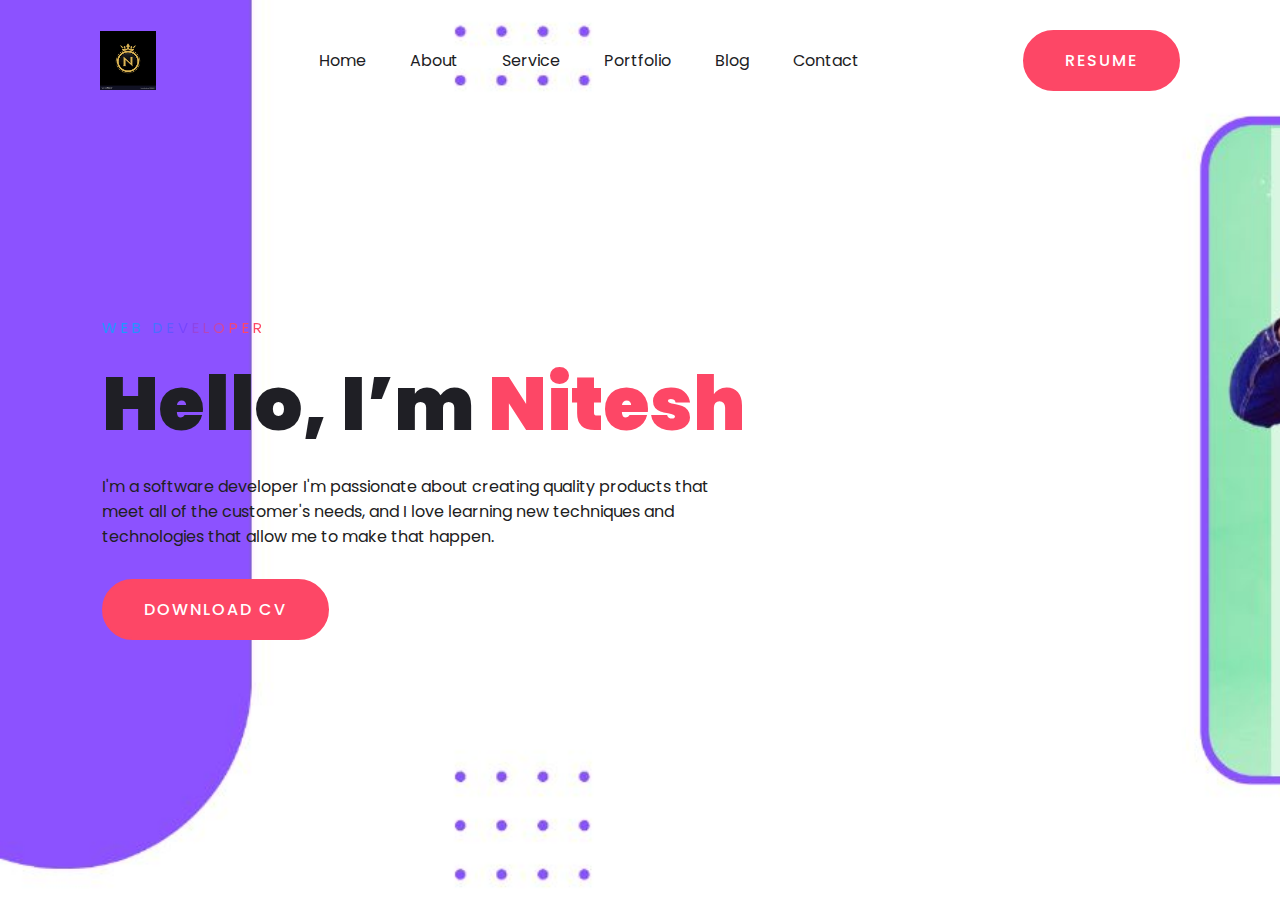
<file: portfolio/index.html>
<!DOCTYPE html>
<html lang="en">
  <head>
    <meta charset="UTF-8" />
    <title>Personal Portfolio Website</title>
    <!----CSS link----->
    <link rel="stylesheet" href="style.css" />
  </head>
  <body>
    <div class="hero">
      <nav>
        <img src="images1.png" class="logo" />
        <ul>
          <li><a href="#">Home</a></li>
          <li><a href="#">About</a></li>
          <li><a href="#">Service</a></li>
          <li><a href="#">Portfolio</a></li>
          <li><a href="#">Blog</a></li>
          <li><a href="#">Contact</a></li>
        </ul>
        <a href="#" class="btn">Resume</a>
      </nav>

      <div class="content">
        <span class="title"> Web Developer</span>
        <h1>Hello, I’m <span>Nitesh</span></h1>
        <p>
            I'm a software developer 
             I'm passionate about creating quality products that meet all of the customer's needs, and I love learning new techniques and technologies 
             that allow me to make that happen.
        </p>
        <a href="#" class="btn">Download CV</a>
      </div>
    </div>
  </body>
</html>
</file>
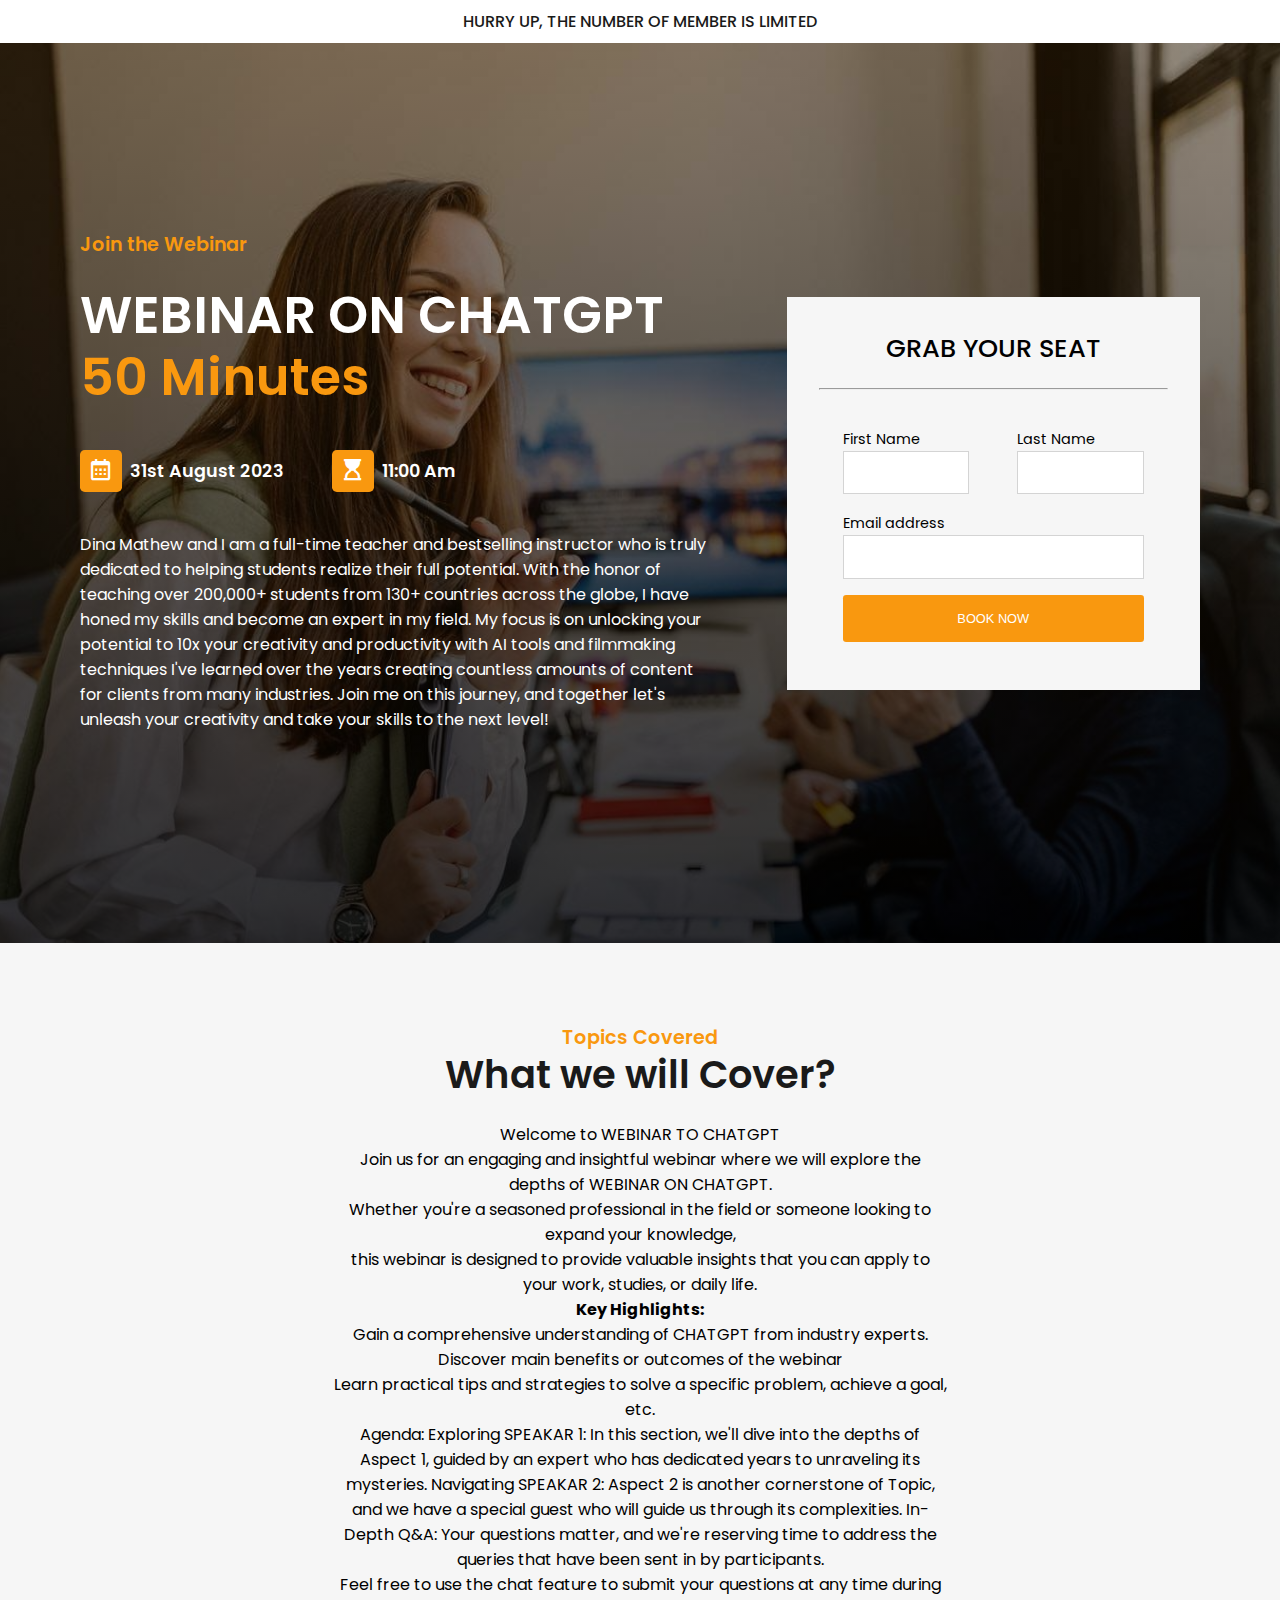
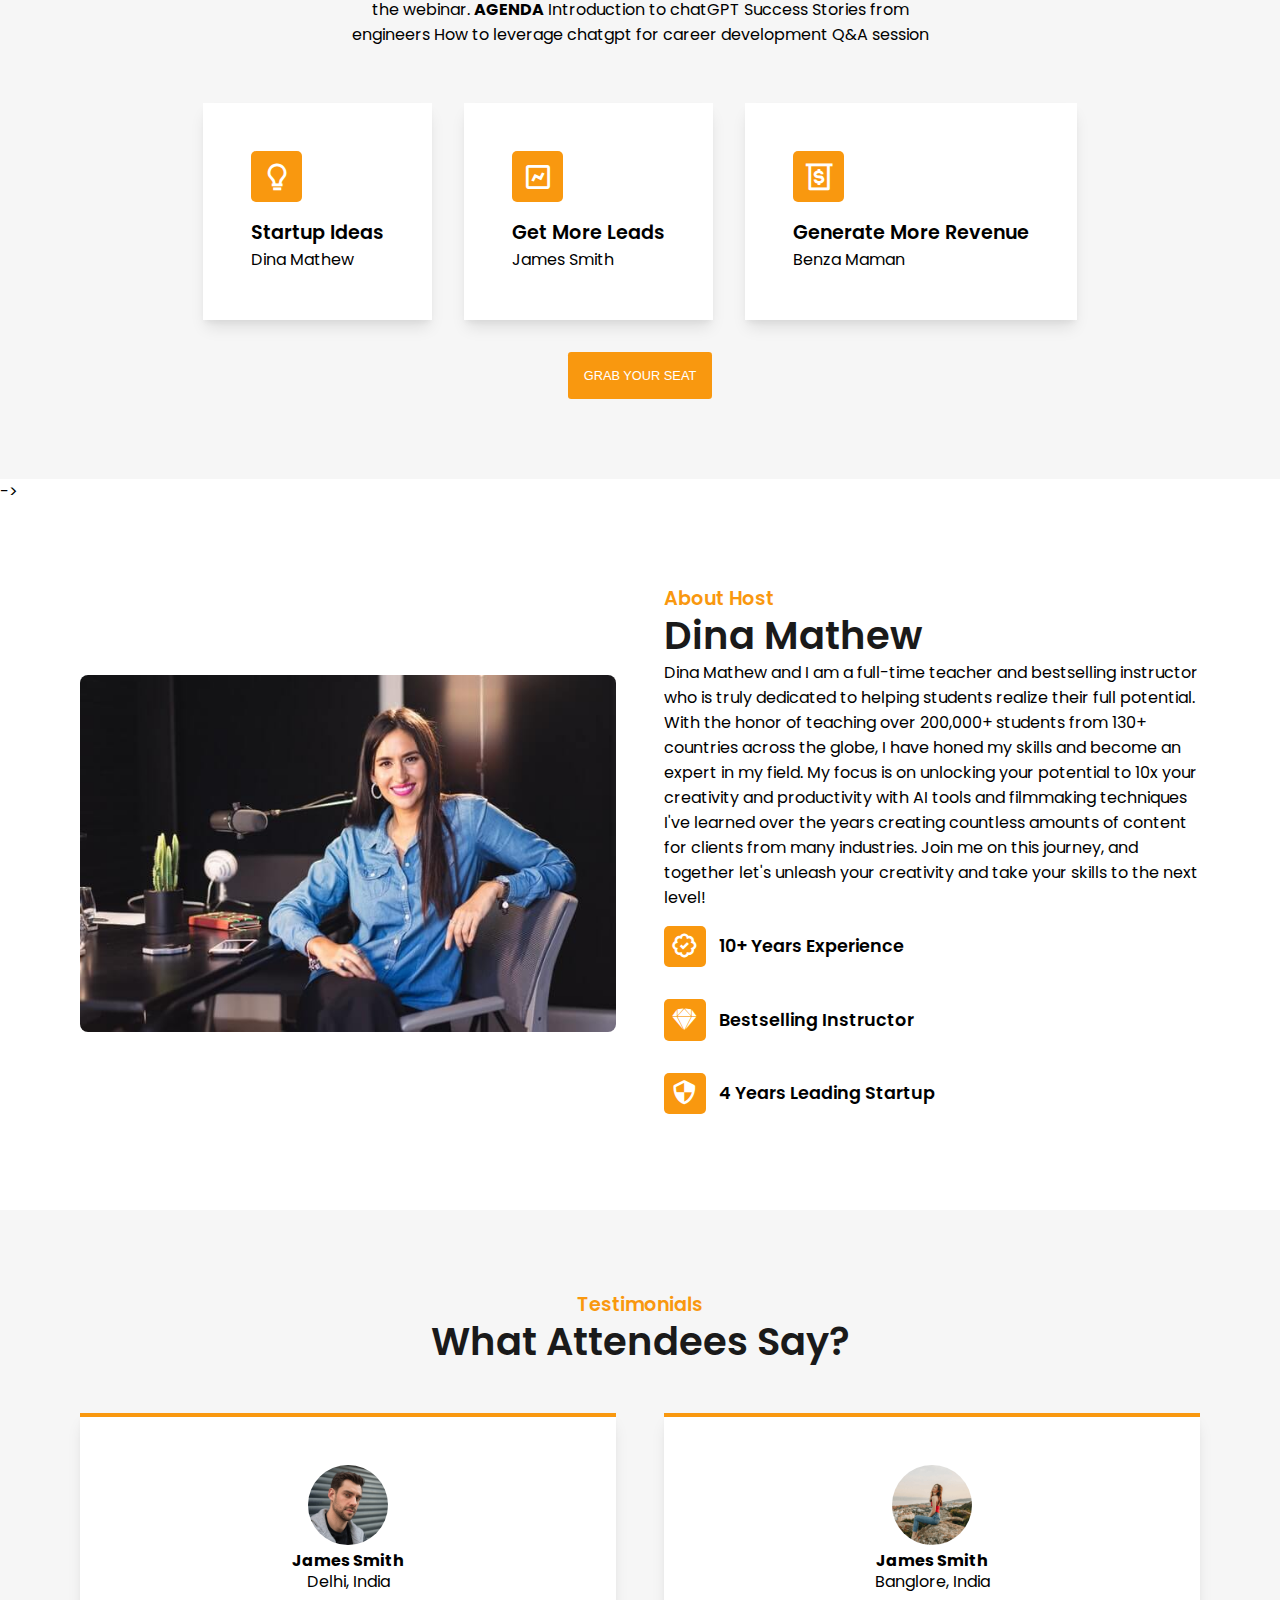
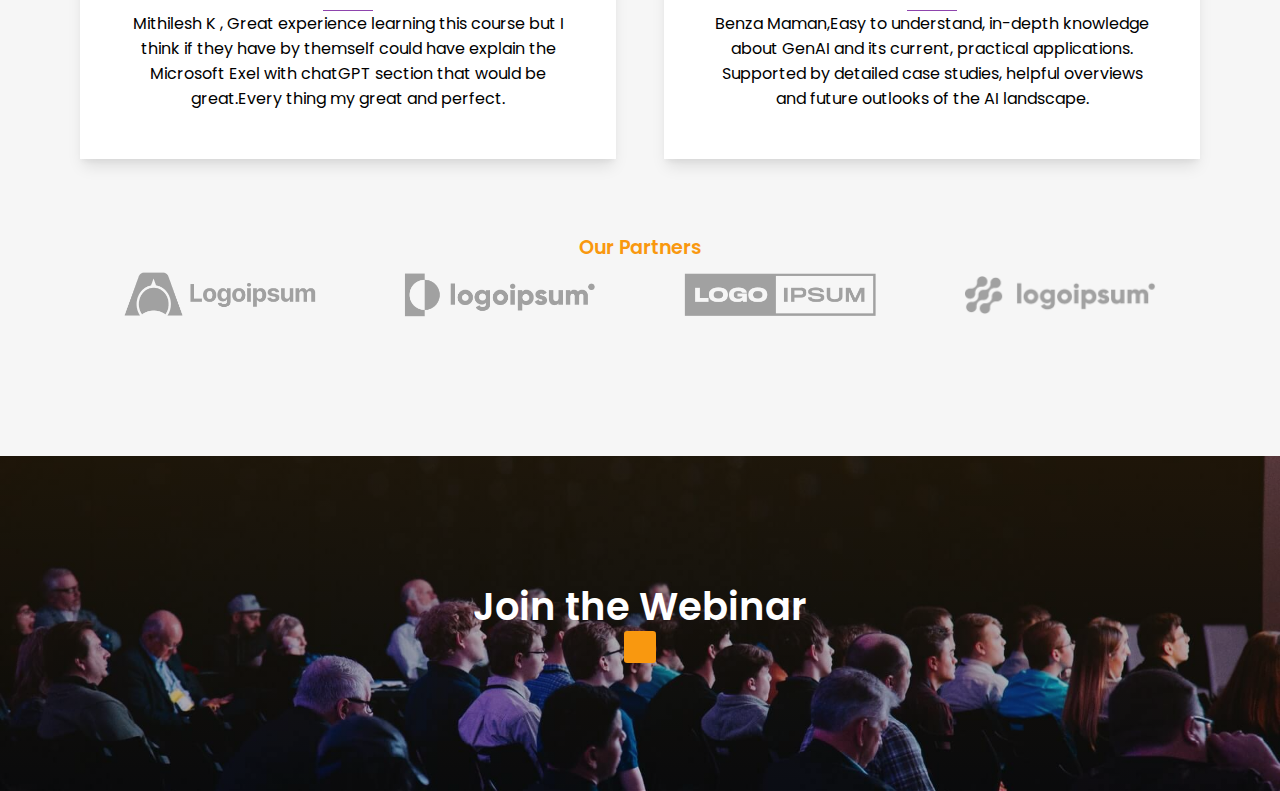
<file: webinar/index.html>
<!DOCTYPE html>
<html lang="en">
<head>
	<meta charset="UTF-8">
	<meta name="viewport" content="width=device-width, initial-scale=1.0">
	<title>Webinar on ChatGpt</title>


	<link rel="stylesheet" href="style.css">


	<link href='https://unpkg.com/boxicons@2.1.1/css/boxicons.min.css' rel='stylesheet'>
</head>
<body>

	<div class="top-bar">
		<h3 class="notification">Hurry Up, The number of member is limited</h3>
	</div>

	<section class="header">
		<div class="container">
			<div class="row">
				<div class="col header-content">
					<h3 class="subheading">
						Join the Webinar
					</h3>
					<h2 class="main-heading">
						WEBINAR ON CHATGPT <span>50 Minutes</span>
					</h2>
					<div class="inner-row">
						<div class="col">
							<h3 class="date">
								<i class='bx bx-calendar'></i> 31st August 2023
							</h3>
						</div>
						<div class="col">
							<h3 class="time">
								<i class='bx bxs-hourglass-top'></i> 11:00 Am
							</h3>
						</div>
					</div>
					<p class="para-line white">
						Dina Mathew and I am a full-time teacher and bestselling instructor who is truly dedicated to helping students realize their full potential. With the honor of teaching over 200,000+ students from 130+ countries across the globe, I have honed my skills and become an expert in my field.

My focus is on unlocking your potential to 10x your creativity and productivity with AI tools and filmmaking techniques I've learned over the years creating countless amounts of content for clients from many industries.

Join me on this journey, and together let's unleash your creativity and take your skills to the next level!
					</p>
				</div>
				<div class="col header-form">
					<div class="form-area">
						<h2 class="form-heading">
							Grab Your Seat
						</h2>

						<hr>
						<form action="#" class="booking-form">
							<div class="form-row">
								<div class="col">
									<div class="input-field">
										<label for="firstName">First Name</label>
										<input type="text" id="firstName">
									</div>
								</div>
								<div class="col">
									<div class="input-field">
										<label for="lastName">Last Name</label>
										<input type="text" id="lastName">
									</div>
								</div>
							</div>
							<div class="input-field">
								<label for="emailId">Email address</label>
								<input type="email" id="emailId">
							</div>
							<div class="input-field">
								<button class="btn">
									<a href="thankyou.html">
										Book now
									</a>
								</button>
							</div>
						</form>
					</div>
				</div>
			</div>
		</div>
	</section>
	<section class="topics">
		<div class="container">
			<h3 class="subheading">
				Topics Covered
			</h3>
			<h2 class="heading">
				What we will Cover?
			</h2>
			<p class="para-line">
				Welcome to WEBINAR TO CHATGPT<br>

				Join us for an engaging and insightful webinar where we will explore the depths of WEBINAR ON CHATGPT.<br>
				 Whether you're a seasoned professional in the field or someone looking to expand your knowledge,<br>
				  this webinar is designed to provide valuable insights that you can apply to your work, studies, or daily life.<br>

				
				<b>Key Highlights:<br></b>
				
				Gain a comprehensive understanding of CHATGPT from industry experts.<br>
				Discover main benefits or outcomes of the webinar<br>
				Learn practical tips and strategies to solve a specific problem, achieve a goal, etc.<br>
				Agenda:
				
				

Exploring SPEAKAR 1: In this section, we'll dive into the depths of Aspect 1, guided by an expert who has dedicated years to unraveling its mysteries.

Navigating SPEAKAR 2: Aspect 2 is another cornerstone of Topic, and we have a special guest who will guide us through its complexities.

In-Depth Q&A: Your questions matter, and we're reserving time to address the queries that have been sent in by participants.<br>
 Feel free to use the chat feature to submit your questions at any time during the webinar.
<b>AGENDA</b>
Introduction to chatGPT
Success Stories from engineers
How to leverage chatgpt for career development
Q&A session
		
				
			</p>

			<div class="topics-row">
				<div class="col">
					<i class='bx bx-bulb'></i>
					<h2 class="topic-heading">
						Startup Ideas
					</h2>
					<p class="para-line">
						Dina Mathew
					</p>
				</div>
				<div class="col">
					<i class='bx bx-chart'></i>
					<h2 class="topic-heading">
						Get More Leads
					</h2>
					<p class="para-line">
						James Smith
					</p>
				</div>
				<div class="col">
					<i class='bx bx-money-withdraw'></i>
					<h2 class="topic-heading">
						 Generate More Revenue
					</h2>
					<p class="para-line">
						Benza Maman
					</p>
				</div>
			</div>

			<span class="topic-btn-area">
				<button class="btn topics-btn">
					<a href="thankyou.html">Grab your seat</a>
				</button>
			</span>			
		</div>
	</section>
->
	<section class="host">
		<div class="container">
			<div class="row">
				<div class="col host-profile-col">
					<img src="img/author.jpg" alt="" class="host-img">
				</div>
				<div class="col host-content-col">
					<h3 class="subheading">About Host</h3>
					<h2 class="heading">Dina Mathew</h2>
					<p class="para-line"> Dina Mathew and I am a full-time teacher and bestselling instructor who is truly dedicated to helping students realize their full potential. With the honor of teaching over 200,000+ students from 130+ countries across the globe, I have honed my skills and become an expert in my field.

						My focus is on unlocking your potential to 10x your creativity and productivity with AI tools and filmmaking techniques I've learned over the years creating countless amounts of content for clients from many industries.
						
						Join me on this journey, and together let's unleash your creativity and take your skills to the next level!
					</p>
					<div class="host-feature">
						<i class='bx bx-badge-check'></i> 
						<h4 class="feature-name">10+ Years Experience</h4>
					</div>
					<div class="host-feature">
						<i class='bx bxl-sketch'></i> 
						<h4 class="feature-name">Bestselling Instructor</h4>
					</div>
					<div class="host-feature">
						<i class='bx bx-shield-quarter'></i> 
						<h4 class="feature-name">4 Years Leading Startup</h4>
					</div>
				
					
					</p>
				</div>
			</div>
		</div>
	</section>
	
	<section class="testimonial">
		<div class="container">
			<h3 class="subheading">Testimonials</h3>
			<h2 class="heading">What Attendees Say?</h2>
			<p class="para-line">
				
			</p>

			<div class="row testimonial-row">
				<div class="col">
					<img src="img/student-1.png" alt="" class="client">
					<h4 class="client-name">James Smith</h4>
					<p class="para-line location">Delhi, India</p>
					<div class="testimonial-divider"></div>
					<p class="para-line review-content">
						Mithilesh K , Great experience learning this course but I think if they have by themself could have explain the Microsoft Exel with chatGPT section that would be great.Every thing my great and perfect.
					</p>
					</p>
				</div>
				<div class="col">
					<img src="img/student-2.png" alt="" class="client">
					<h4 class="client-name">James Smith</h4>
					<p class="para-line">Banglore, India</p>
					<div class="testimonial-divider"></div>
					<p class="para-line review-content">
						Benza Maman,Easy to understand, in-depth knowledge about GenAI and its current, practical applications. Supported by detailed case studies, helpful overviews and future outlooks of the AI landscape.
					</p>
					</p>
				</div>
			</div>

			<div class="partners">
				<h3 class="subheading">Our Partners</h3>

				<div class="row partner-row">
					<div class="col">
						<img src="img/partner-1.png" alt="" class="partner-logo">
					</div>
					<div class="col">
						<img src="img/partner-2.png" alt="" class="partner-logo">
					</div>
					<div class="col">
						<img src="img/partner-3.png" alt="" class="partner-logo">
					</div>
					<div class="col">
						<img src="img/partner-4.png" alt="" class="partner-logo">
					</div>
				</div>
			</div>
		</div>
	</section>


	<section class="footer">
		<div class="container">
			<h2 class="heading white">Join the Webinar</h2>
		
			<button class="btn">
				
			</button>
		</div>
	</section>
</body>
</html>
</file>
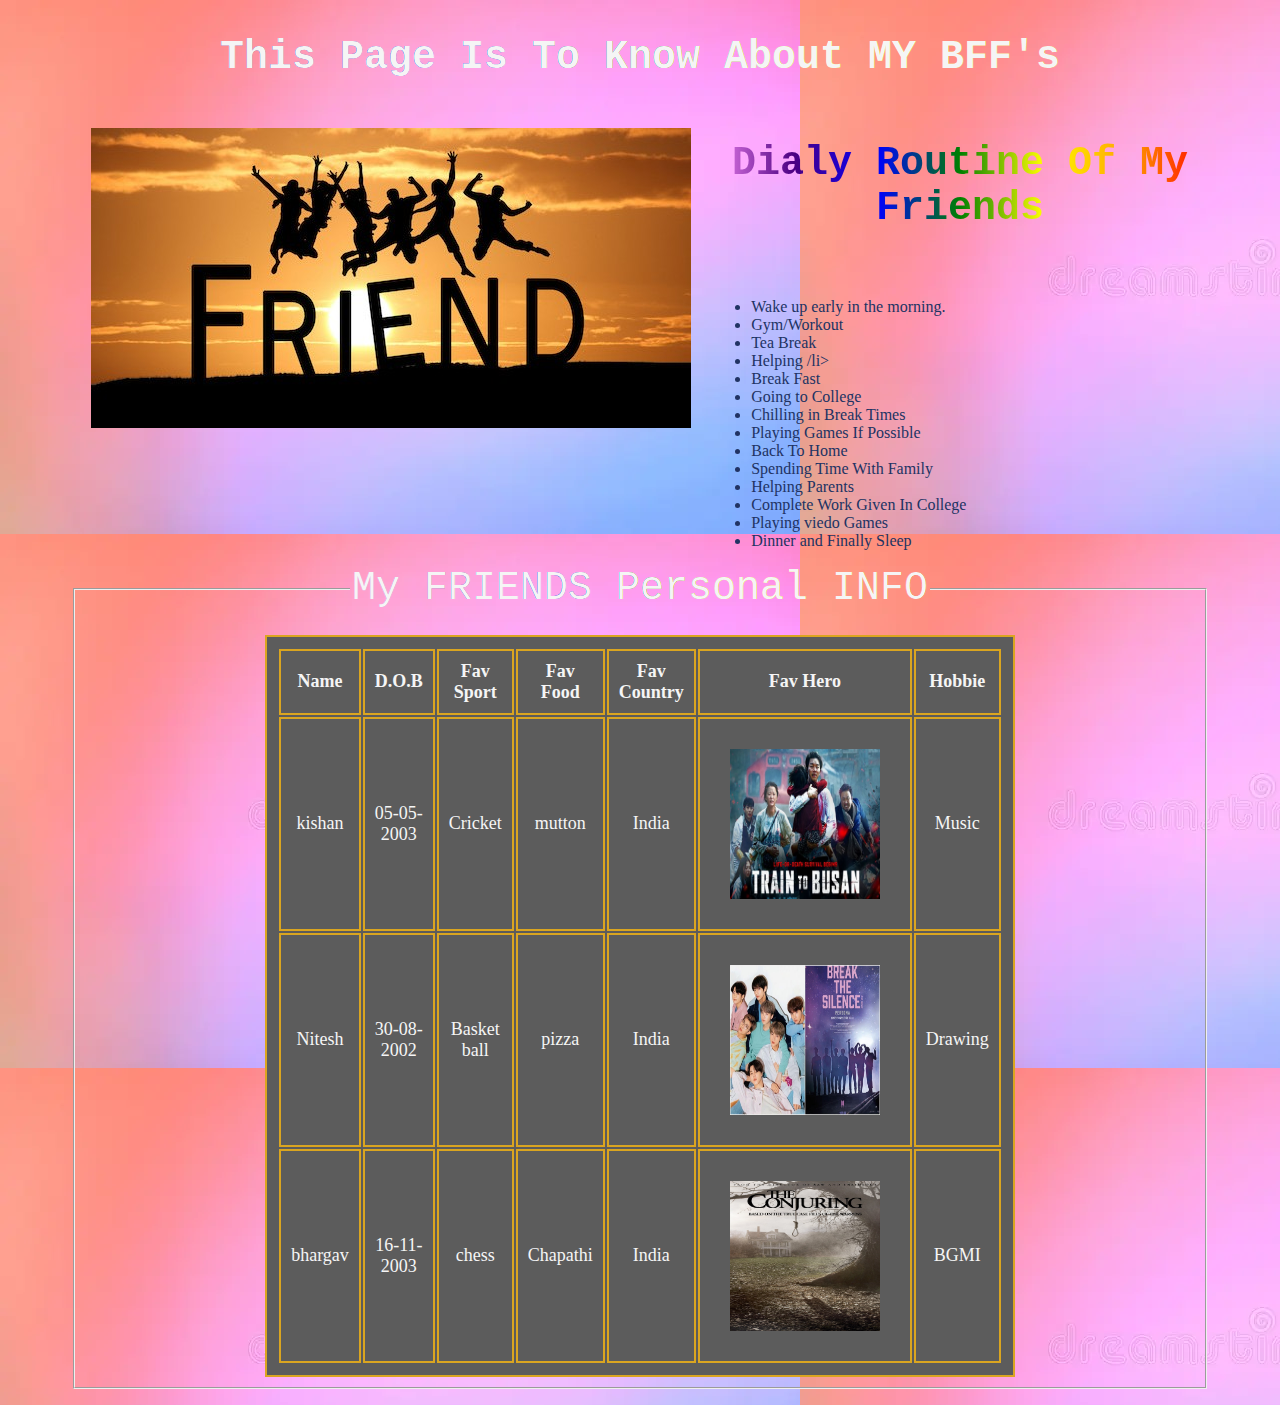
<file: nitesh/index1.html>
<html>
    <head>
        <link rel="stylesheet" type="text/css" href="style1.css"> 
        <title>B.F.F
        </title>
    </head>
    <body>
        <div class="container">
            <header>
                <h1>This Page Is To Know About MY BFF's</h1><br>
            </header>
            <aside>
                <h2>Dialy Routine Of My Friends</h2>
                <br>
                <ul>
                    <li>Wake up early in the morning.</li>
                    <li>Gym/Workout</li>
                    <li>Tea Break</li>
                    <li>Helping /li>
                    <li>Break Fast</li>
                    <li>Going to College </li>
                    <li>Chilling in Break Times</li>
                    <li>Playing Games If Possible</li>
                    <li>Back To Home</li>
                    <li>Spending Time With Family</li>
                    <li>Helping Parents </li>
                    <li>Complete Work Given In College</li>
                    <li>Playing viedo Games</li>
                    <li>Dinner and Finally Sleep</li>
                </ul>
            </aside>
            <main>
                <img src="FRIEND.jpg" alt="FRIEND">
            </main>
            <footer>
                <form>
                    <fieldset>
                        <legend>My FRIENDS Personal INFO</legend><br>
                        <table class="center">
                            <tr>
                                <th>Name</th>
                                <th>D.O.B</th>
                                <th>Fav Sport</th>
                                <th>Fav Food</th>
                                <th>Fav Country</th>
                                <th>Fav Hero</th>
                                <th>Hobbie</th>
                            </tr>
                            <tr>
                                <td>kishan</td>
                                <td>05-05-2003</td>
                                <td>Cricket</td>
                                <td>mutton</td>
                                <td>India</td>
                                <td><img src="train.webp" alt="Train to Busan"  width="150" height="150"></td>
                                <td>Music</td>
                            </tr>
                            <tr>
                                <td>Nitesh</td>
                                <td>30-08-2002</td>
                                <td>Basket ball</td>
                                <td>pizza</td>
                                <td>India</td>
                                <td><img src="bts.jpg" alt="Bts"  width="150" height="150"></td>
                                <td>Drawing</td>
                            </tr>
                            <tr>
                                <td>bhargav</td>
                                <td>16-11-2003</td>
                                <td>chess</td>
                                <td>Chapathi</td>
                                <td>India</td>
                                <td><img src="image.jpg" alt="Conjuring"  width="150" height="150"></td>
                                <td>BGMI</td>
                            </tr>
                        </table>
                    </fieldset>
                </form>
            </footer>
        </div>
    </body>
</html>
</file>
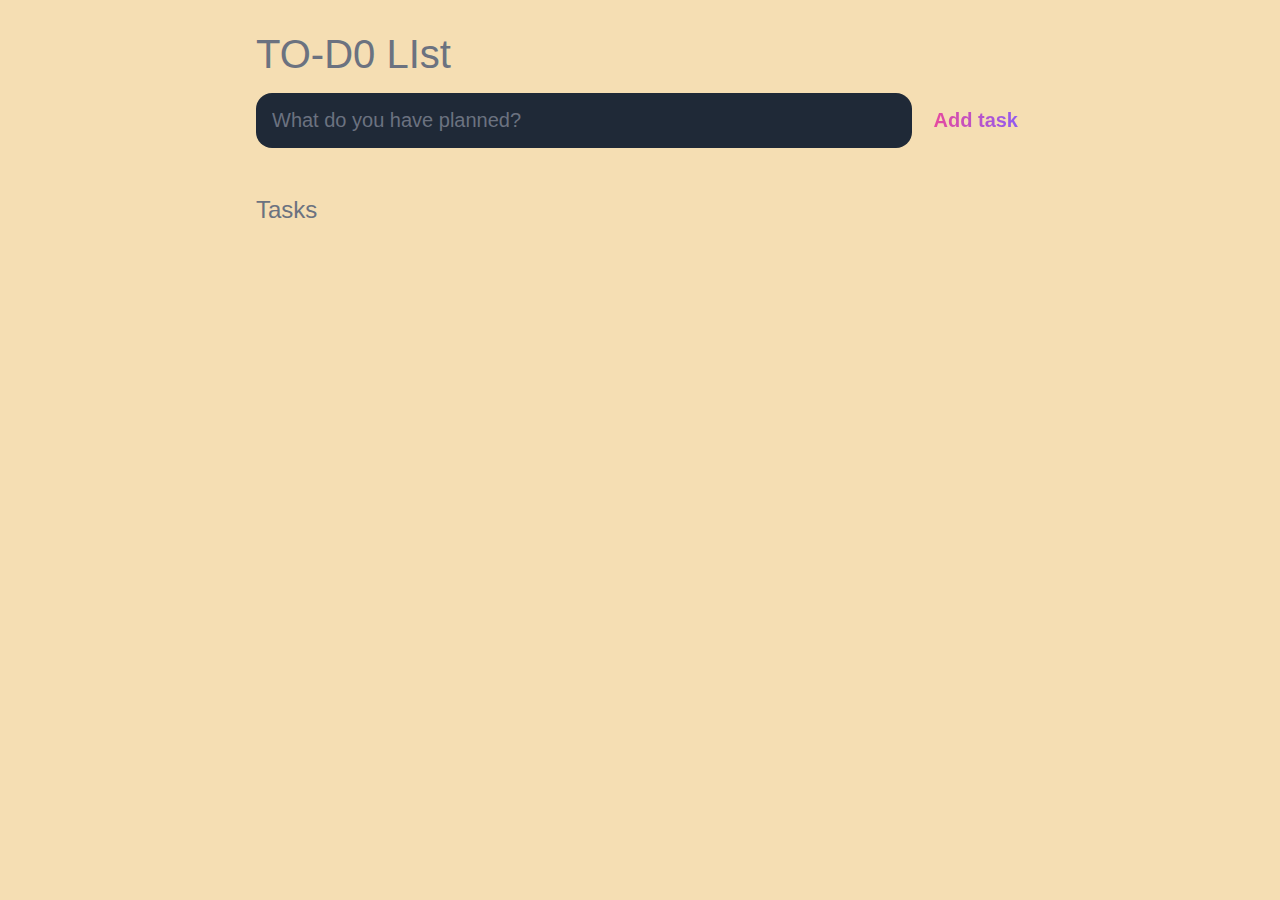
<file: TODO-Assgiment/index (2).html>
<!DOCTYPE html>
<html lang="en">
<head>
	<meta charset="UTF-8">
	<meta http-equiv="X-UA-Compatible" content="IE=edge">
	<meta name="viewport" content="width=device-width, initial-scale=1.0">
	<title>Task</title>

	<link rel="stylesheet" href="main.css" />
</head>
<body>
	
	<header>
		<h1>TO-D0 LIst</h1>
		<form id="new-task-form">
			<input 
				type="text" 
				name="new-task-input" 
				id="new-task-input" 
				placeholder="What do you have planned?" />
			<input 
				type="submit"
				id="new-task-submit" 
				value="Add task" />
		</form>
	</header>
	<main>
		<section class="task-list">
			<h2>Tasks</h2>

			<div id="tasks">

				<!-- <div class="task">
					<div class="content">
						<input 
							type="text" 
							class="text" 
							value="A new task"
							readonly>
					</div>
					<div class="actions">
						<button class="edit">Edit</button>
						<button class="delete">Delete</button>
					</div>
				</div> -->

			</div>
		</section>
	</main>

	<script src="main.js"></script>
</body>
</html>
</file>
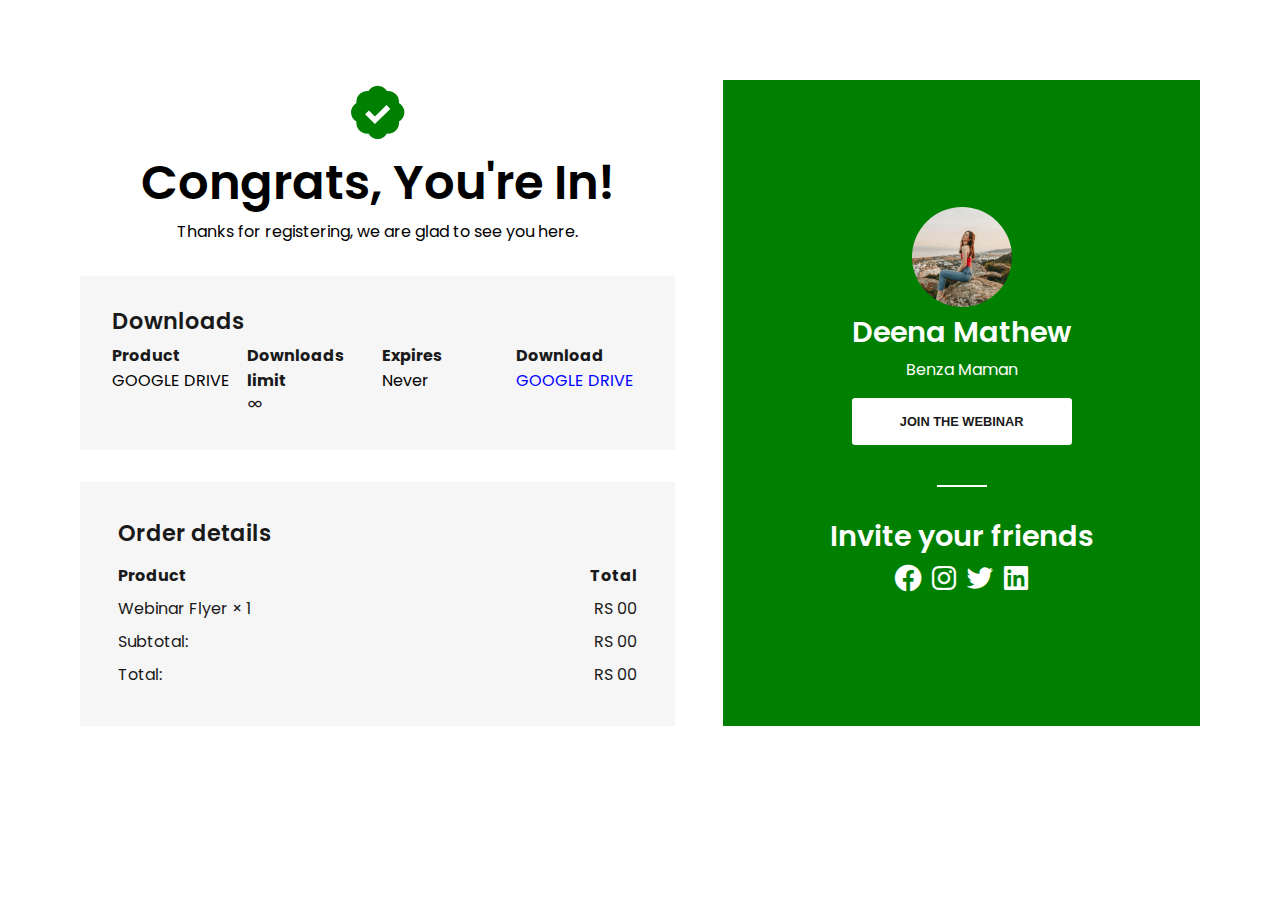
<file: webinar/thankyou.html>
<!DOCTYPE html>
<html lang="en">
<head>
	<meta charset="UTF-8">
	<meta name="viewport" content="width=device-width, initial-scale=1.0">
	<title>Thank you!</title>

	
	<link rel="stylesheet" href="thanks-style.css">


	<link href='https://unpkg.com/boxicons@2.1.1/css/boxicons.min.css' rel='stylesheet'>
</head>
<body>
	<div class="thanks">
		<div class="container">
			<div class="row">
				<div class="col thanks-content">
					<i class='bx bxs-badge-check' class="completed-icon"></i>

					<h2 class="main-heading">
						Congrats, You're In!
					</h2>
					<p class="para-line">
						Thanks for registering, we are glad to see you here.
					</p>

					<div class="download-content">
						<h3 class="heading">
							Downloads
						</h3>
						<div class="row download-details">
							<div class="col">
								<h3>Product</h3>
								<p>GOOGLE DRIVE</p>
							</div class="col">
							<div class="col">
								<h3>Downloads limit</h3>
								<p><i class='bx bx-infinite'></i></p>
							</div class="col">
							<div class="col">
								<h3>Expires</h3>
								<p>Never</p>
							</div>
							<div class="col">
								<h3>Download</h3>
								<p class="download-link">GOOGLE DRIVE</p>
							</div>
						</div>
					</div>

					<div class="order-content">
						<h3 class="heading">
							Order details
						</h3>
						<div class="row order-details">
							<div class="col">
								<h3>Product</h3>
								<h3>Total</h3>
							</div class="col">
							<div class="col">
								<p>Webinar Flyer × 1</p>
								<p>RS 00</p>
							</div class="col">
							<div class="col">
								<p>Subtotal:</p>
								<p>RS 00</p>
							</div class="col">
							<div class="col">
								<p>Total:</p>
								<p>RS 00</p>
							</div class="col">
						</div>
					</div>
				</div>
				<div class="col extras-content">
					<img src="img/student-2.png" alt="" class="host-img">

					<h3 class="heading">
						Deena Mathew
					</h3>

					<p class="para-line">
						Benza Maman
					</p>

					<button class="btn">
						<a href="https://atulcodex.com">
							Join the WEBINAR
						</a>
					</button>

					<div class="separator"></div>

					<h3 class="heading">Invite your friends</h3>

					<div class="social-media">
						<i class='bx bxl-facebook-circle'></i>
						<i class='bx bxl-instagram'></i>
						<i class='bx bxl-twitter'></i>
						<i class='bx bxl-linkedin-square'></i>
					</div>
				</div>
			</div>
		</div>
	</div>
</body>
</html>
</file>
<file: portfolio/style.css>
@import url("https://fonts.googleapis.com/css2?family=Poppins:wght@400;500;600;700&display=swap");

* {
  margin: 0;
  padding: 0;
  box-sizing: border-box;
  font-family: "Poppins", sans-serif;
}
a {
  text-decoration: none;
}
.hero {
  width: 100%;
  height: 100vh;
  background: url(image5.jpg);
  background-size: cover;
}
nav {
  display: flex;
  align-items: center;
  justify-content: space-between;
  padding: 30px 100px;
}
.logo {
  max-height: 60px;
}
nav ul li {
  list-style: none;
  display: inline-block;
  padding: 10px 20px;
}
nav ul li a {
  color: #1d1d24;
  position: relative;
  padding: 5px 0;
}
nav ul li a:hover {
  color: #fd4766;
}
nav ul li a:after {
  content: "";
  position: absolute;
  left: 0;
  width: 0;
  height: 3px;
  background: #fd4766;
  transition: 0.3s;
  bottom: 0;
}
nav ul li a:hover:after {
  width: 100%;
}
.btn {
  color: #fff;
  font-size: 16px;
  text-transform: uppercase;
  letter-spacing: 2px;
  padding: 16px 40px;
  border-radius: 500px;
  display: inline-block;
  font-weight: 500;
  transition: all 0.4s ease-in-out;
  background-size: 152% 100%;
  background: #fd4766;
  border: 2px solid #fd4766;
}
.btn:hover {
  background: transparent;
  border-color: #fd4766;
  color: #fd4766;
}
.content {
  position: absolute;
  top: 35%;
  left: 8%;
}
.content .title {
  color: #0a0a0a;
  font-size: 15px;
  text-transform: uppercase;
  letter-spacing: 4px;
  display: inline-block;
  margin-bottom: 20px;
  background: linear-gradient(
    120deg,
    #1c99fe 20.69%,
    #7644ff 50.19%,
    #fd4766 79.69%
  );
  -webkit-background-clip: text;
  -webkit-text-fill-color: transparent;
}
.content h1 {
  color: #1f1f25;
  font-size: 75px;
  font-weight: 900;
  line-height: 90px;
  text-transform: inherit;
  width: 70%;
}
.content h1 span {
  color: #fd4766;
}
.content p {
  width: 55%;
  color: #202020;
  margin-top: 25px;
  margin-bottom: 30px;
}
</file>
<file: webinar/style.css>
/*--------- Google Font import -----------*/
@import url('https://fonts.googleapis.com/css2?family=Poppins:ital,wght@0,100;0,200;0,300;0,400;0,500;0,600;0,700;0,800;0,900;1,700;1,800;1,900&display=swap');


:root
{
	/*---- colors -------*/
	--primary-color: #f9980f;
	--secondary-color: #1a1a1a;
	--third-color: #ffffff;
}

*
{
	margin: 0;
	padding: 0;
	box-sizing: border-box;
}

html
{
	font-size: 16px;
}

body
{
	font-family: 'Poppins', sans-serif;
}

img
{
	max-width: 100%;
	height: auto;
}

.container
{
	padding: 60px 10px;
}

.white
{
	color: var(--third-color);
}

.btn
{
	display: block;
	width: 100%;
	background: var(--primary-color);
	border: none;
	border-radius: 0.2rem;
	padding: 1rem;
	cursor: pointer;
	transition: 0.3s;
}

.btn:hover
{
	transform: translateY(10px);
}

.btn a
{
	color: var(--third-color);
	font-size: 0.8rem;
	text-decoration: none;
	text-transform: uppercase;
}

.heading
{
	color: var(--secondary-color);
	font-size: 1.8rem;
	font-weight: 600;
	line-height: 1.2;
	text-align: center;
}

/*---------- Top bar starts -----------*/
.top-bar
{
	padding: 12px 20px;
}

.notification
{
	color: var(--secondary-color);
	font-size: 1.1rem;
	font-weight: 500;
	text-transform: uppercase;
	line-height: 1.2;
	text-align: center;
}
/*---------- Top bar ends -----------*/


/*---------- Header section start ----------*/
.header
{
	background:linear-gradient(0deg, rgba(0, 0, 0, 0.2), rgba(49, 30, 3, 0.5)), url(img/webinar-booking.jpg);
  	background-position: top center;
	background-size: cover;
	background-repeat: no-repeat;
}

.subheading
{
	color: var(--primary-color);
	font-size: 1.2rem;
	font-weight: 600;
	text-align: center;
}

.main-heading
{
	color: var(--third-color);
	font-size: 2.2rem;
	font-weight: 600;
	line-height: 1.2;
	text-align: center;
	padding: 26px 0;
}

.inner-row
{
	display: flex;
	justify-content: space-around;
	text-align: center;
}

.inner-row .col .date, .inner-row .col .time
{
	display: flex;
	flex-direction: column;
	align-items: center;
	color: var(--third-color);
	font-weight: 600;
	font-size: 1.1rem;
}

.date i, .time i
{
	color: var(--third-color);
	background: var(--primary-color);
	font-size: 1.6rem;
	padding: 8px;
	border: none;
	border-radius: 0.3rem;
	margin: 1rem 0;
}

.para-line
{
	font-size: 1rem;
	text-align: center;
	padding: 1.5rem 0;
}

.form-area
{
	background: #f6f6f6;
	padding: 1.2rem;
}

.form-area .form-heading
{
	font-size: 1.6rem;
	font-weight: 500;
	text-transform: uppercase;
	text-align: center;
}

.form-area hr
{
	color: #d4d4d4;
	margin: 20px 0;
}

.input-field
{
	margin: 1rem 0;
	padding: 0 0.5rem;
}

.input-field label
{
	font-size: 0.9rem;
}

.input-field input
{
	width: 100%;
	background: var(--third-color);
	border: 1px solid #d4d4d4;
	font-size: 0.9rem;
	font-weight: 400;
	padding: 0.8rem;
}
/*---------- Header section end ----------*/


/*---------- Topics section start ----------*/
.topics
{
	background: #F6F6F6;
}

.topics-row .col
{
	background: var(--third-color);
	margin: 2rem 1rem;
	padding: 2rem;
	box-shadow: rgba(0, 0, 0, 0.1) 0px 10px 15px -3px, rgba(0, 0, 0, 0.05) 0px 4px 6px -2px;
}

.topics-row .col i
{
	color: var(--third-color);
	background: var(--primary-color);
	font-size: 2rem;
	margin-bottom: 1rem;
	padding: 0.6rem;
	border: none;
	border-radius: 5px;
}

.topics-row .col .topic-heading
{
	font-size: 1.2rem;
	font-weight: 600;
}

.topics-row .col .para-line
{
	text-align: left;
	margin: 0;
	padding: 0;
}

.topic-btn-area
{
	display: flex;
	justify-content: center;
}

.topic-btn-area .btn
{
	width: fit-content;
}
/*---------- Topics section end ----------*/


/*----------- host section starts ----------*/
.host-feature
{
	display: flex;
	flex-direction: column;
	justify-content: center;
	align-items: center;
	padding: 1rem 0;
}

.host-feature i
{
	color: var(--third-color);
	background: var(--primary-color);
	font-size: 1.5rem;
	margin-bottom: 1rem;
	padding: 0.4rem;
	border: none;
	border-radius: 5px;
}

.host-feature .feature-name
{
	font-size: 1.1rem;
	font-weight: 600;
}
/*----------- host section ends ----------*/


/*----------- Testimonial section start -----------*/
.testimonial
{
	background: #f6f6f6;
}

.testimonial-row .col
{
	border-top: 4px solid var(--primary-color);
	background: var(--third-color);
	margin-bottom: 1.6rem;
	padding: 1.2rem;
	display: flex;
	flex-direction: column;
	justify-content: center;
	align-items: center;
	box-shadow: rgba(0, 0, 0, 0.1) 0px 10px 15px -3px, rgba(0, 0, 0, 0.05) 0px 4px 6px -2px;
}

.testimonial-row .col img
{
	width: 26%;
	margin: 0 auto;
	border: none;
	border-radius: 50px;
}

.testimonial-row .col .client-name
{
	margin-top: 0.5rem;
	line-height: 1;
}

.testimonial-row .col .para-line
{
	margin: 0;
	padding: 0;
}

.testimonial-row .col .testimonial-divider
{
	border-bottom: 1px solid #8e44ad;
	padding: 0.5rem 0;
	width: 50px;
}
/*----------- Testimonial section end -----------*/



/*------------ Partner section start ------------*/
.partners
{
	margin: 3rem 0;
}

.partner-row .col
{
	display: flex;
	justify-content: center;
	align-items: center;
}

.partner-logo
{
	width: 70%;
	padding: 0.5rem 0;
}
/*------------ Partner section end ------------*/



/*----------- Footer section start ------------*/
.footer .container
{
	background: linear-gradient(0deg, rgba(0, 0, 0, 0.2), rgba(49, 30, 3, 0.5)), url(img/footer.jpg);
  	background-position: center center;
	background-size: cover;
	background-repeat: no-repeat;
}

.footer .container
{
	display: flex;
	flex-direction: column;
	justify-content: center;
	align-items: center;
}

.footer .container .heading
{
	color: var(--third-color);
}

.btn
{
	color: var(--third-color);
	font-weight: 500;
	text-transform: uppercase;
	width: fit-content;
}
/*----------- Footer section end ------------*/



/*------------------------------------------------*/
/*------------- Desktop size ---------------------*/
/*------------------------------------------------*/
@media screen and (min-width: 789px)
{
	.container
	{
		padding: 5rem;
	}

	.row
	{
		display: flex;
		justify-content: space-between;
		align-items: center;
	}

	.row .col
	{
		width: 100%;
	}

	.heading
	{
		font-size: 2.4rem;
	}

	/*---------- Top bar starts -----------*/
	.top-bar
	{
		padding: 12px 20px;
	}

	.notification
	{
		font-size: 1rem;
	}
	/*---------- Top bar ends -----------*/


	/*---------- Header section start ----------*/
	.header
	{
		background:linear-gradient(0deg, rgba(0, 0, 0, 0.8), rgba(49, 30, 3, 0.5)), url(img/webinar-booking.jpg);
		background-position: top center;
		background-size: cover;
		background-repeat: no-repeat;
	}

	.header > .container
	{
		height: 100vh;
		display: flex;
	}

	.header .container .row
	{
		gap: 5rem;
	}

	.header .container .row .header-content
	{
		width: 100%;
	}

	.header .container .row .header-form
	{
		width: 66%;
	}

	.header-content .subheading
	{
		text-align: left;
	}

	.header-content .main-heading
	{
		font-size: 3.2rem;
		font-weight: 600;
		text-align: left;
	}

	.header-content .main-heading span
	{
		color: var(--primary-color);
	}

	.inner-row
	{
		justify-content: flex-start;
		gap: 3rem;
	}

	.inner-row .col
	{
		width: fit-content;
	}

	.inner-row .col .date, .inner-row .col .time
	{
		display: flex;
		flex-direction: row;
		gap: 0.5rem;
	}

	.para-line
	{
		text-align: left;
	}

	.form-row
	{
		display: flex;
		justify-content: center;
		align-items: center;
		margin-top: 0;
		padding-top: 0;
	}

	.booking-form .form-row .col
	{
		width: 100%;
	}

	.form-area
	{
		padding: 2rem;
	}

	.booking-form .form-row .col .input-field
	{
		margin-bottom: 0;
	}

	.booking-form .input-field
	{
		margin: 1rem;
	}

	.booking-form .input-field .btn
	{
		width: 100%;
	}
	/*---------- Header section end ----------*/


	/*---------- Topics section start ----------*/
	.topics .container .para-line
	{
		text-align: center;
		max-width: 55%;
		margin: 0 auto;
	}

	.topics-row
	{
		display: flex;
		justify-content: center;
		align-items: center;
	}

	.topics-row .col
	{
		padding: 3rem;
	}

	.topics-row .col .para-line
	{
		max-width: 100%;
		text-align: left;
	}
	/*---------- Topics section end ----------*/


	/*----------- host section starts ----------*/
	.host .container .row
	{
		gap: 3rem;
	}

	.host-img
	{
		border: none;
		border-radius: 8px;
	}

	.host-content-col .subheading, .host-content-col .heading
	{
		text-align: left;
	}

	.host-content-col .para-line
	{
		margin: 0;
		padding: 0;
	}

	.host-feature
	{
		display: flex;
		flex-direction: row;
		justify-content: flex-start;
		align-items: center;
		padding: 1rem 0;
	}

	.host-feature i
	{
		font-size: 1.8rem;
		margin-bottom: 0;
	}

	.host-feature .feature-name
	{
		padding-left: 0.8rem;
	}
	/*----------- host section ends ----------*/


	/*----------- Testimonial section start -----------*/
	.testimonial .container .para-line
	{
		text-align: center;
		max-width: 60%;
		margin: 0 auto;
	}

	.testimonial-row
	{
		gap: 3rem;
	}

	.testimonial-row .col
	{
		padding: 3rem;
	}

	.testimonial-row .col img
	{
		width: 80px;
		height: 80px;
	}

	.testimonial-row .col .review-content
	{
		max-width: 100%;
	}

	.testimonial-row .col .testimonial-divider
	{
		border-bottom: 1px solid #8e44ad;
		padding: 0.5rem 0;
		width: 50px;
	}
	/*----------- Testimonial section end -----------*/


	/*----------- Footer section start ------------*/
	.footer
	{
		background: linear-gradient(0deg, rgba(0, 0, 0, 0.8), rgba(49, 30, 3, 0.8)), url(img/footer.jpg);
	  	background-position: center center;
	}

	.footer .container
	{
		padding: 8rem 0;
	}

	.footer .container .para-line
	{
		text-align: center;
		max-width: 50%;
	}
	/*----------- Footer section end ------------*/
}
</file>
<file: nitesh/style1.css>
body {
    background-image: url(background.webp);
}
h1{  
        font-family: "Lucida Console", "Courier New", monospace;
    text-align: center;
    font-size: 40px;
    background: linear-gradient(to right,
    violet,
    indigo,
    blue,
    green,
    yellow,
    orange,
    red);
    background-clip: text;
    -webkit-background-clip: text;
    color: whitesmoke;
}
h2{
    font-family: "Lucida Console", "Courier New", monospace;
    text-align: center;
    font-size: 40px;
    background: linear-gradient(to right,
    violet,
    indigo,
    blue,
    green,
    yellow,
    orange,
    red);
    background-clip: text;
    -webkit-background-clip: text;
    color: transparent;
}

legend {
    font-family: "Lucida Console", "Courier New", monospace;
    text-align: center;
    font-size: 40px;
    background: linear-gradient(to right,
    violet,
    indigo,
    blue,
    green,
    yellow,
    orange,
    red);
    background-clip: text;
    -webkit-background-clip: text;
    color:whitesmoke;
}

ul{
    color: #213363;
    background-color: rgb(red, green, blue);
}

img{
    margin: 20px;
}
.container{
    display: grid;
    grid-template-columns: 1fr 1fr 1fr;
    grid-template-rows: 100px auto 100px;
    height: 100%;
    width: 90%;
    margin: 1px auto;
}

header{ 
    grid-area: 1/1/2/4;
    background-color:rgb(red, green, blue);
}
 
aside{
    grid-area: 2/2/3/4;
    background-color:rgb(red, green, blue);
}

main{
    grid-area: 2/1/3/2;
    background-color: rgb(red, green, blue);
}

footer{
    grid-area: 3/1/5/4;
    background-color: rgb(red, green, blue);

}
table,th,td {
    color: whitesmoke;
    width:500px;
    margin:auto;
    font-size: large;
    padding: 10px;
    text-align: center;
    border: 2px solid ;
    border-color: goldenrod;
    background-color: color-mix(in srgb-linear, grey 50%, black  50%);
}
table.center {
    margin-left: auto; 
    margin-right: auto;
  }
</file>
<file: TODO-Assgiment/main.css>
:root {
	--dark:wheat;
	--darker: #1F2937;
	--darkest: #111827;
	--grey: #6B7280;
	--pink: #EC4899;
	--purple: #8B5CF6;
	--light: #EEE;
}

* {
	margin: 0;
	box-sizing: border-box;
	font-family: "Fira sans", sans-serif;
}

body {
	display: flex;
	flex-direction: column;
	min-height: 100vh;
	color: #FFF;
	background-color: var(--dark);
}

header {
	padding: 2rem 1rem;
	max-width: 800px;
	width: 100%;
	margin: 0 auto;
}

header h1{ 
	font-size: 2.5rem;
	font-weight: 300;
	color: var(--grey);
	margin-bottom: 1rem;
}

#new-task-form {
	display: flex;;
}

input, button {
	appearance: none;
	border: none;
	outline: none;
	background: none;
}

#new-task-input {
	flex: 1 1 0%;
	background-color: var(--darker);
	padding: 1rem;
	border-radius: 1rem;
	margin-right: 1rem;
	color: var(--light);
	font-size: 1.25rem;
}

#new-task-input::placeholder {
	color: var(--grey);
}

#new-task-submit {
	color: var(--pink);
	font-size: 1.25rem;
	font-weight: 700;
	background-image: linear-gradient(to right, var(--pink), var(--purple));
	-webkit-background-clip: text;
	-webkit-text-fill-color: transparent;
	cursor: pointer;
	transition: 0.4s;
}

#new-task-submit:hover {
	opacity: 0.8;
}

#new-task-submit:active {
	opacity: 0.6;
}

main {
	flex: 1 1 0%;
	max-width: 800px;
	width: 100%;
	margin: 0 auto;
}

.task-list {
	padding: 1rem;
}

.task-list h2 {
	font-size: 1.5rem;
	font-weight: 300;
	color: var(--grey);
	margin-bottom: 1rem;
}

#tasks .task {
	display: flex;
	justify-content: space-between;
	background-color: var(--darkest);
	padding: 1rem;
	border-radius: 1rem;
	margin-bottom: 1rem;
}

.task .content {
	flex: 1 1 0%;
}

.task .content .text {
	color: var(--light);
	font-size: 1.125rem;
	width: 100%;
	display: block;
	transition: 0.4s;
}

.task .content .text:not(:read-only) {
	color: var(--pink);
}

.task .actions {
	display: flex;
	margin: 0 -0.5rem;
}

.task .actions button {
	cursor: pointer;
	margin: 0 0.5rem;
	font-size: 1.125rem;
	font-weight: 700;
	text-transform: uppercase;
	transition: 0.4s;
}

.task .actions button:hover {
	opacity: 0.8;
}

.task .actions button:active {
	opacity: 0.6;
}

.task .actions .edit {
	background-image: linear-gradient(to right, var(--pink), var(--purple));
	-webkit-background-clip: text;
	-webkit-text-fill-color: transparent;
}

.task .actions .delete {
	color: crimson;
}
</file>
<file: webinar/thanks-style.css>
@import url('https://fonts.googleapis.com/css2?family=Poppins:ital,wght@0,100;0,200;0,300;0,400;0,500;0,600;0,700;0,800;0,900;1,700;1,800;1,900&display=swap');


:root
{

	--primary-color:green;
	--secondary-color: #1a1a1a;
	--third-color: #ffffff;
}

*
{
	margin: 0;
	padding: 0;
	box-sizing: border-box;
}

html
{
	font-size: 16px;
}

body
{
	font-family: 'Poppins', sans-serif;
}

img
{
	max-width: 100%;
	height: auto;
}

.container
{
	padding: 100px 10px 0 10px;
}

.white
{
	color: var(--third-color);
}

.btn
{
	display: block;
	width: 100%;
	background: var(--third-color);
	border: none;
	border-radius: 0.2rem;
	margin: 1rem;
	padding: 1rem;
	cursor: pointer;
	transition: 0.3s;
}

.btn:hover
{
	transform: translateY(10px);
}

.btn a
{
	color: var(--secondary-color);
	font-size: 0.8rem;
	text-decoration: none;
	text-transform: uppercase;
}

.heading
{
	color: var(--secondary-color);
	font-size: 1.8rem;
	font-weight: 600;
	line-height: 1.2;
	text-align: center;
}


.thanks-content i
{
	color: var(--primary-color);
	font-size: 4rem;
	text-align: center;
	width: 100%;
}

.thanks-content .main-heading, .thanks-content .para-line
{
	text-align: center;
}

.thanks-content .main-heading
{
	font-size: 1.8rem;
	font-weight: 500;
}

.download-content
{
	background: #f6f6f6;
	margin: 2rem 0;
	padding: 2.4rem 0.5rem;
}

.download-content .heading
{
	color: var(--secondary-color);
	font-size: 1.4rem;
	text-align: left;
}

.download-details
{
	padding: 1rem;
	display: flex;
	flex-direction: column;
	justify-content: center;
	align-items: flex-start;
	gap: 8px;
}

.download-details .col
{
	width: 100%;
	display: flex;
	justify-content: space-between;
	align-items: center;
}

.download-details .col h3
{
	color: var(--secondary-color);
	font-size: 1rem;
}

.download-details .col p > i
{
	font-size: 1rem;
	color: var(--secondary-color);
}

.download-details .col .download-link
{
	color: blue;
}

.order-content
{
	background: #f6f6f6;
	margin: 2rem 0;
	padding: 2.4rem 0.5rem;
}

.order-content .heading
{
	color: var(--secondary-color);
	font-size: 1.4rem;
	text-align: left;
}

.order-details
{
	padding: 1rem;
	display: flex;
	flex-direction: column;
	justify-content: center;
	align-items: flex-start;
	gap: 8px;
}

.order-details .col
{
	width: 100%;
	display: flex;
	justify-content: space-between;
	align-items: center;
}

.order-details .col h3, .order-details .col p
{
	color: var(--secondary-color);
	font-size: 1rem;
}

.extras-content
{
	background: var(--primary-color);
	padding: 4rem 0.6rem;
	display: flex;
	flex-direction: column;
	justify-content: center;
	align-items: center;
}

.extras-content .host-img
{
	width: 80px;
	height: 80px;
	border: none;
	border-radius: 50%;
}

.extras-content .heading, .extras-content .para-line
{
	color: var(--third-color);
	text-align: center;
}

.extras-content .heading
{
	font-size: 1.2rem;
	padding: 0.5rem 0;
}

.extras-content .separator
{
	border: 1px solid var(--third-color);
	width: 50px;
}

.social-media i
{
	font-size: 1.5rem;
	color: var(--third-color);
	cursor: pointer;
}

@media screen and (min-width: 789px)
{
	.btn
	{
		width: fit-content;
		padding: 1rem 3rem;
	}

	.btn a
	{
		color: var(--secondary-color);
		font-size: 0.8rem;
		font-weight: 600;
		text-decoration: none;
		text-transform: uppercase;
	}

	.container
	{
		padding: 5rem;
	}

	.container > .row
	{
		display: flex;
		justify-content: center;
		gap: 3rem;
	}

	.thanks-content
	{
		width: 100%;
	}

	.extras-content
	{
		width: 70%;
	}

	.thanks-content .main-heading
	{
		font-size: 3rem;
		font-weight: 600;
	}

	.download-content
	{
		padding: 2rem;
	}

	.download-details
	{
		padding: 0;
		display: flex;
		flex-direction: row;
		justify-content: center;
		align-items: flex-start;
		margin-top: 0.5rem;
	}

	.download-details .col
	{
		display: flex;
		flex-direction: column;
		justify-content: center;
		align-items: flex-start;
	}

	.order-content
	{
		padding: 2.4rem;
		margin: 0;
	}

	.order-details
	{
		padding: 1rem 0 0 0;
		display: flex;
		flex-direction: column;
		justify-content: center;
		align-items: flex-start;
		gap: 8px;
	}

	.order-details .col
	{
		width: 100%;
		display: flex;
		justify-content: space-between;
		align-items: center;
	}

	.extras-content
	{
		padding: 4rem;
	}

	.extras-content .host-img
	{
		width: 100px;
		height: 100px;
	}

	.extras-content .heading
	{
		font-size: 1.8rem;
		padding: 0.5rem 0;
	}

	.extras-content .separator
	{
		border: 1px solid var(--third-color);
		width: 50px;
		margin: 1.5rem 0;
	}

	.social-media i
	{
		font-size: 2rem;
	}
}
</file>
